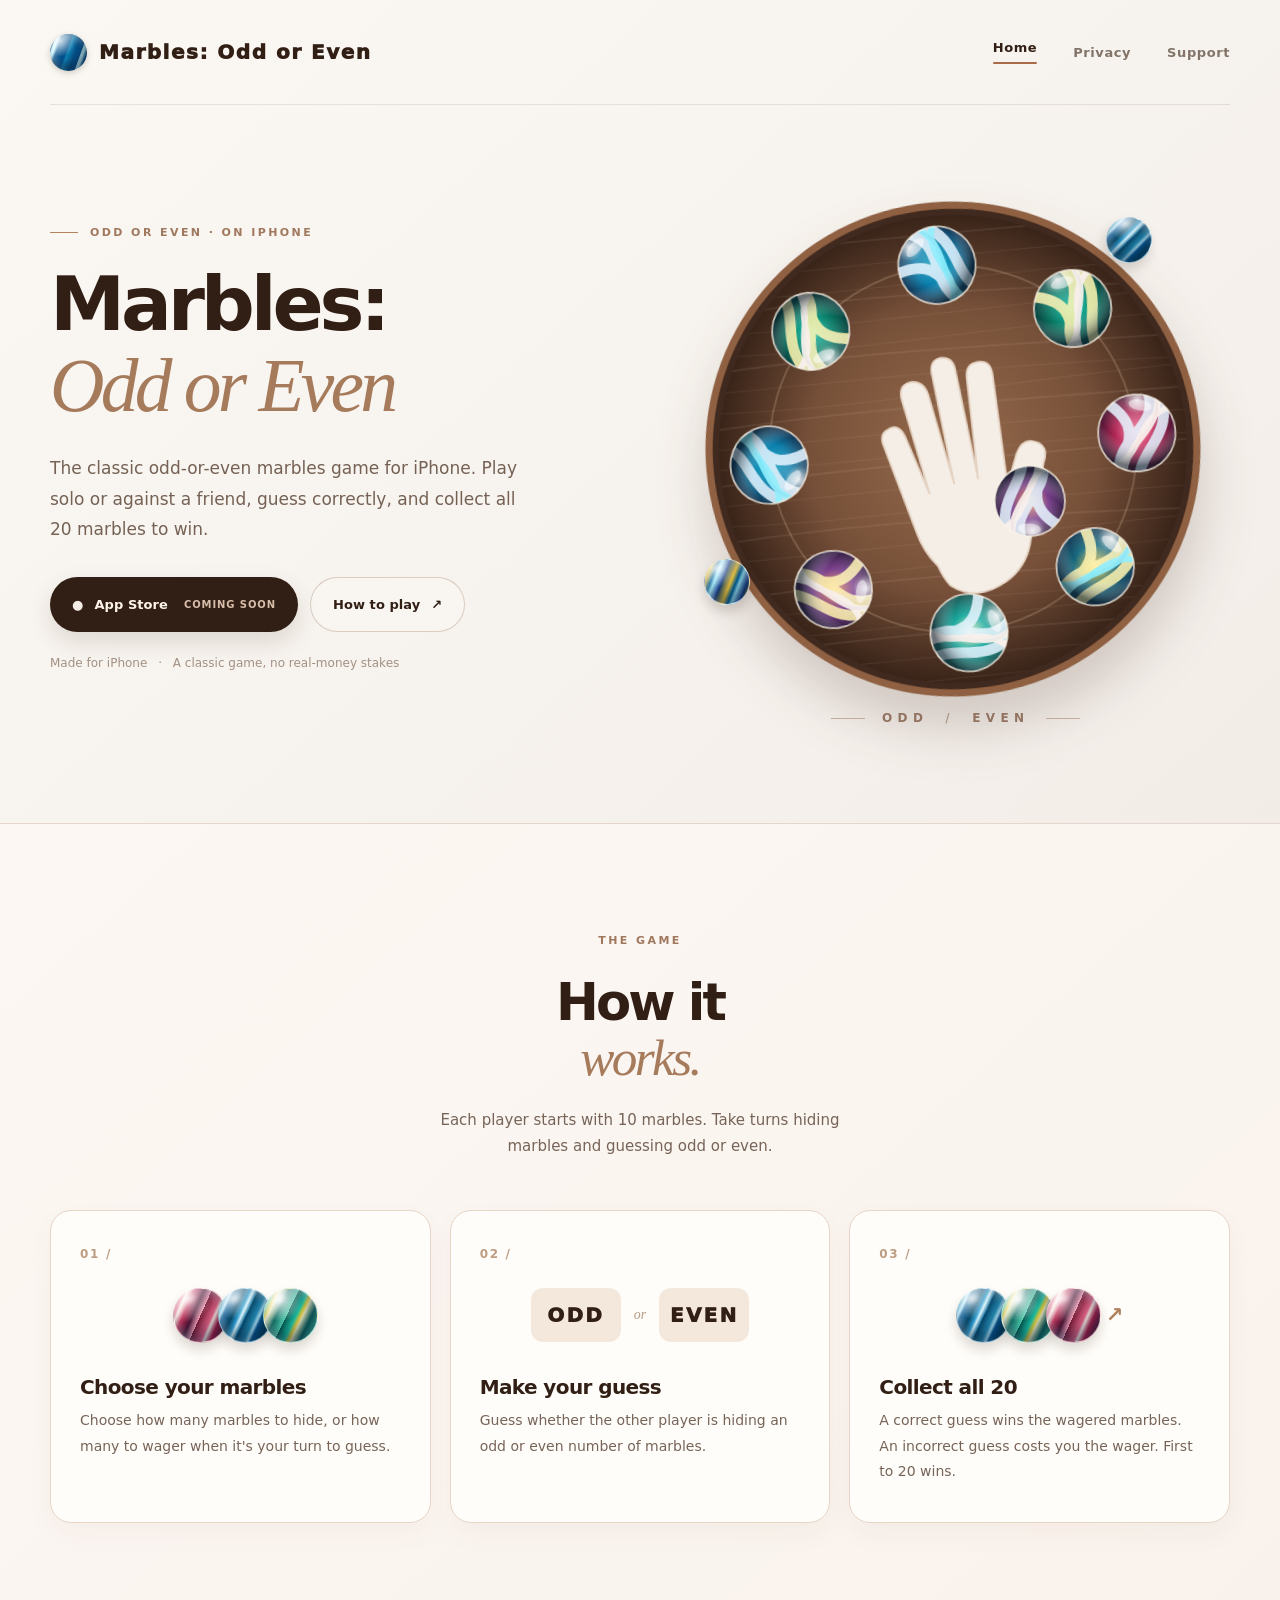
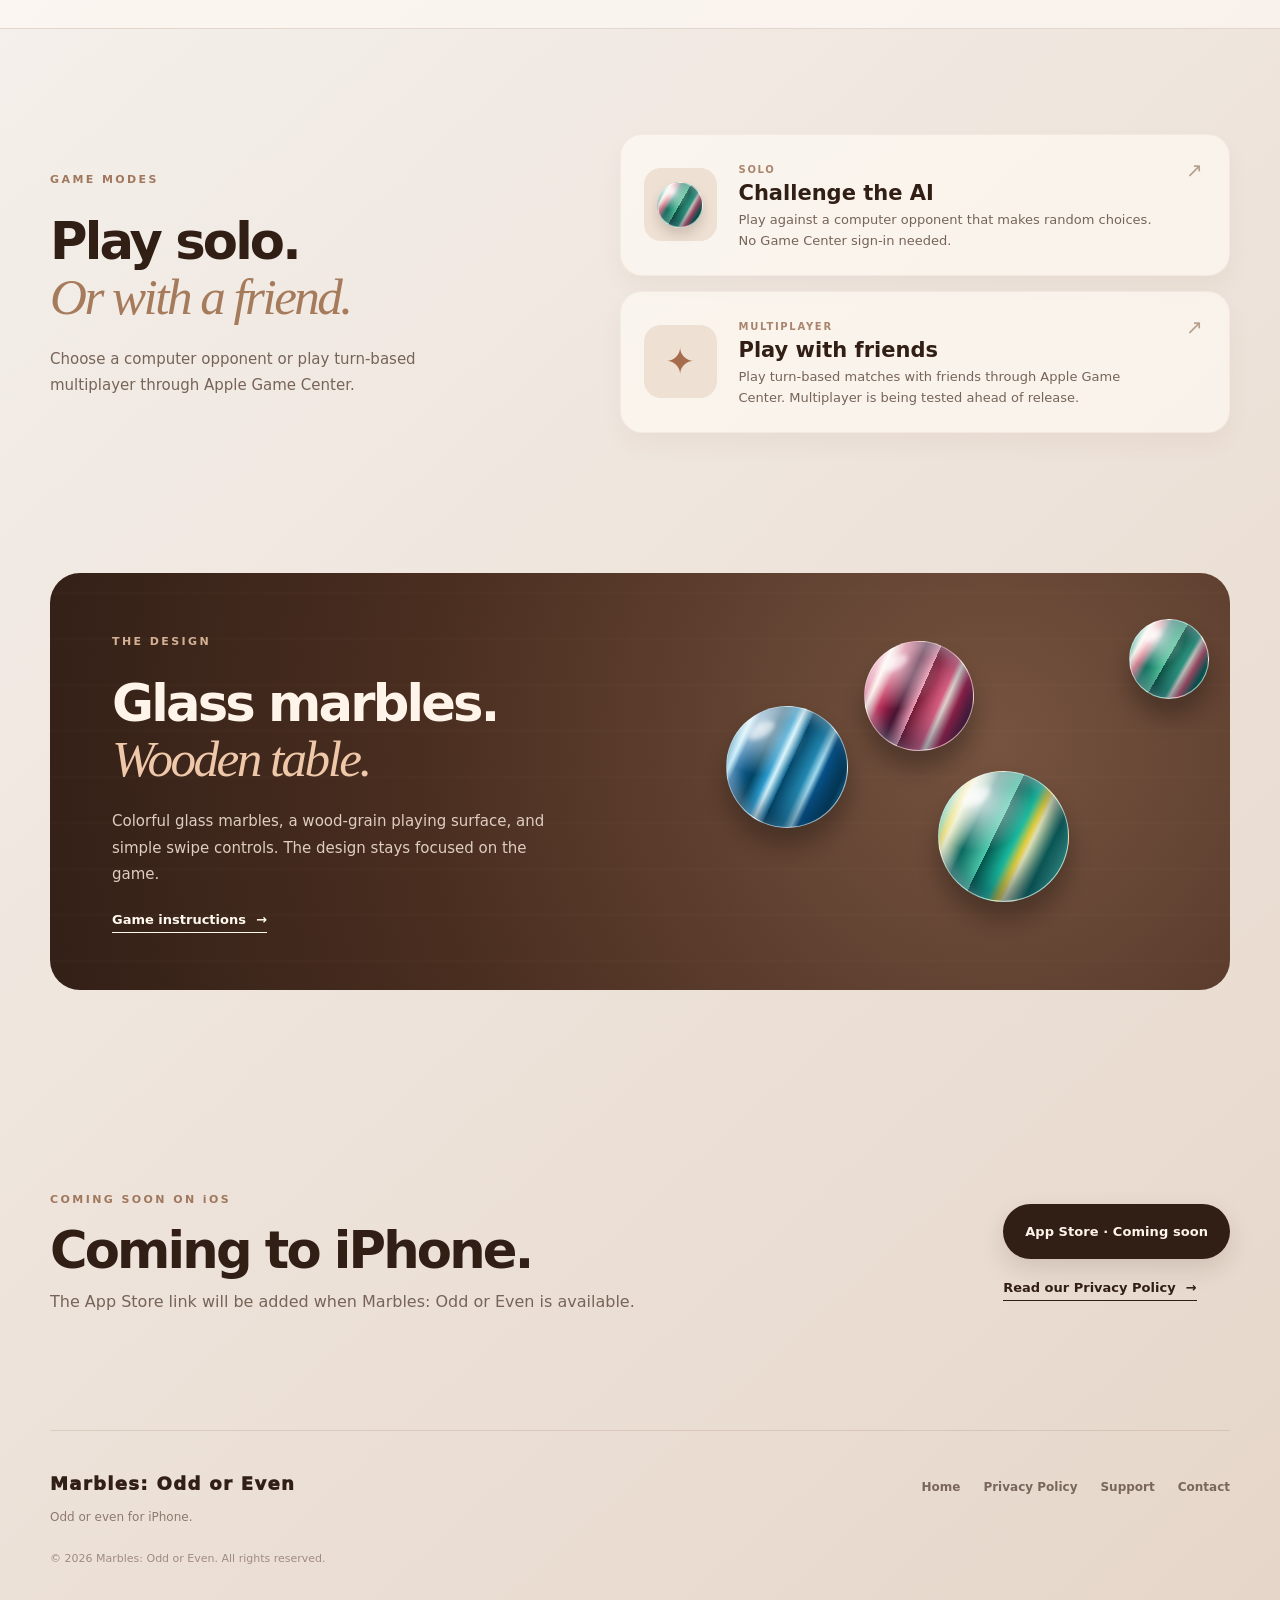
<file: index.html>
<!doctype html>
<html lang="en">
<head>
  <meta charset="utf-8">
  <meta name="viewport" content="width=device-width, initial-scale=1, viewport-fit=cover">
  <meta name="theme-color" content="#f4efea">
  <meta name="description" content="Marbles: Odd or Even brings the classic game of odd or even to iPhone. Guess, wager marbles, and challenge a friend with Apple Game Center. App Store release coming soon.">
  <link rel="canonical" href="https://doki050.github.io/marbles-privacy/">
  <meta property="og:type" content="website">
  <meta property="og:site_name" content="Marbles: Odd or Even">
  <meta property="og:title" content="Marbles: Odd or Even — The classic game of odd & even">
  <meta property="og:description" content="Marbles: Odd or Even brings the classic game of odd or even to iPhone. Guess, wager marbles, and challenge a friend with Apple Game Center. App Store release coming soon.">
  <meta property="og:url" content="https://doki050.github.io/marbles-privacy/">
  <meta name="twitter:card" content="summary">
  <link rel="icon" type="image/svg+xml" href="assets/marbles-odd-even-mark.svg">
  <link rel="stylesheet" href="styles.css">
  <title>Marbles: Odd or Even — The classic game of odd & even</title>
</head>
<body>
  <a class="skip-link" href="#main">Skip to content</a>
  <header class="site-header wrap">
    <a class="brand" href="./" aria-label="Marbles: Odd or Even home"><span class="brand-ball" aria-hidden="true"></span><span><span class="brand-name">Marbles: Odd or Even</span></span></a>
    <nav class="navigation" aria-label="Main navigation">
      <a href="./" aria-current="page">Home</a>
      <a href="privacy.html">Privacy</a>
      <a href="support.html">Support</a>
    </nav>
  </header>

  <main id="main">
    <section class="hero wrap">
      <div class="hero-copy">
        <span class="eyebrow"><span class="eyebrow-line"></span> ODD OR EVEN · ON IPHONE</span>
        <h1>Marbles:<br><em>Odd or Even</em></h1>
        <p class="hero-lead">The classic odd-or-even marbles game for iPhone. Play solo or against a friend, guess correctly, and collect all 20 marbles to win.</p>
        <div class="hero-actions">
          <span class="button button-primary coming-soon" aria-label="Coming soon to the App Store"><span class="apple-glyph" aria-hidden="true">●</span> App Store <span class="button-soon">Coming soon</span></span>
          <a class="button button-quiet" href="#how-to-play">How to play <span aria-hidden="true">↗</span></a>
        </div>
        <p class="hero-footnote">Made for iPhone <span>·</span> A classic game, no real-money stakes</p>
      </div>
      <div class="hero-art">
        <div class="art-halo" aria-hidden="true"></div>
        <img class="hero-emblem" src="assets/marbles-odd-even-mark.svg" alt="A wooden tabletop emblem with a cream hand and colorful glass marbles" width="560" height="560" loading="eager">
        <span class="floating-ball float-one" aria-hidden="true"></span>
        <span class="floating-ball float-two" aria-hidden="true"></span>
        <span class="art-caption"><span class="caption-line"></span> ODD <span class="caption-divider">/</span> EVEN <span class="caption-line"></span></span>
      </div>
    </section>
    <section class="section intro" id="how-to-play" aria-labelledby="how-title">
      <div class="wrap">
        <div class="section-heading"><p class="eyebrow">THE GAME</p><h2 id="how-title">How it<br><em>works.</em></h2><p>Each player starts with 10 marbles. Take turns hiding marbles and guessing odd or even.</p></div>
        <div class="steps">
          <article class="step"><span class="step-index">01 /</span><div class="step-illustration"><span class="glass-marble glass-marble-red" aria-hidden="true"></span><span class="glass-marble glass-marble-blue" aria-hidden="true"></span><span class="glass-marble glass-marble-gold" aria-hidden="true"></span></div><h3>Choose your marbles</h3><p>Choose how many marbles to hide, or how many to wager when it's your turn to guess.</p></article>
          <article class="step"><span class="step-index">02 /</span><div class="step-illustration guess-illustration" aria-hidden="true"><span>ODD</span><i>or</i><span>EVEN</span></div><h3>Make your guess</h3><p>Guess whether the other player is hiding an odd or even number of marbles.</p></article>
          <article class="step"><span class="step-index">03 /</span><div class="step-illustration win-illustration" aria-hidden="true"><span class="glass-marble glass-marble-blue"></span><span class="glass-marble glass-marble-gold"></span><span class="glass-marble glass-marble-red"></span><b>↗</b></div><h3>Collect all 20</h3><p>A correct guess wins the wagered marbles. An incorrect guess costs you the wager. First to 20 wins.</p></article>
        </div>
      </div>
    </section>
    <section class="section modes-section">
      <div class="wrap modes-layout">
        <div class="section-heading left"><p class="eyebrow">GAME MODES</p><h2>Play solo.<br><em>Or with a friend.</em></h2><p>Choose a computer opponent or play turn-based multiplayer through Apple Game Center.</p></div>
        <div class="mode-stack">
          <article class="mode-tile"><div class="mode-symbol"><span class="glass-marble glass-marble-teal" aria-hidden="true"></span></div><div><span class="mode-kicker">SOLO</span><h3>Challenge the AI</h3><p>Play against a computer opponent that makes random choices. No Game Center sign-in needed.</p></div><span class="mode-arrow" aria-hidden="true">↗</span></article>
          <article class="mode-tile"><div class="mode-symbol friends-symbol" aria-hidden="true">✦</div><div><span class="mode-kicker">MULTIPLAYER</span><h3>Play with friends</h3><p>Play turn-based matches with friends through Apple Game Center. Multiplayer is being tested ahead of release.</p></div><span class="mode-arrow" aria-hidden="true">↗</span></article>
        </div>
      </div>
    </section>
    <section class="section feature-section">
      <div class="wrap feature-panel"><div class="feature-copy"><p class="eyebrow">THE DESIGN</p><h2>Glass marbles.<br><em>Wooden table.</em></h2><p>Colorful glass marbles, a wood-grain playing surface, and simple swipe controls. The design stays focused on the game.</p><a class="text-link" href="support.html">Game instructions <span aria-hidden="true">→</span></a></div><div class="feature-showcase" aria-hidden="true"><span class="glass-marble glass-marble-red"></span><span class="glass-marble glass-marble-blue"></span><span class="glass-marble glass-marble-gold"></span><span class="glass-marble glass-marble-teal"></span></div></div>
    </section>
    <section class="section final-cta"><div class="wrap final-inner"><div><p class="eyebrow">COMING SOON ON iOS</p><h2>Coming to iPhone.</h2><p>The App Store link will be added when Marbles: Odd or Even is available.</p></div><div class="final-cta-actions"><span class="button button-primary coming-soon" aria-label="App Store release coming soon">App Store · Coming soon</span><a class="text-link" href="privacy.html">Read our Privacy Policy <span aria-hidden="true">→</span></a></div></div></section>
  </main>
  <footer class="site-footer wrap">
    <div><a class="footer-brand" href="./"><span class="brand-name">Marbles: Odd or Even</span></a><p>Odd or even for iPhone.</p><small>© 2026 Marbles: Odd or Even. All rights reserved.</small></div>
    <nav aria-label="Footer links"><a href="./">Home</a><a href="privacy.html">Privacy Policy</a><a href="support.html">Support</a><a href="mailto:kovacs.benjamin.mark99@gmail.com">Contact</a></nav>
  </footer>
</body>
</html>
</file>
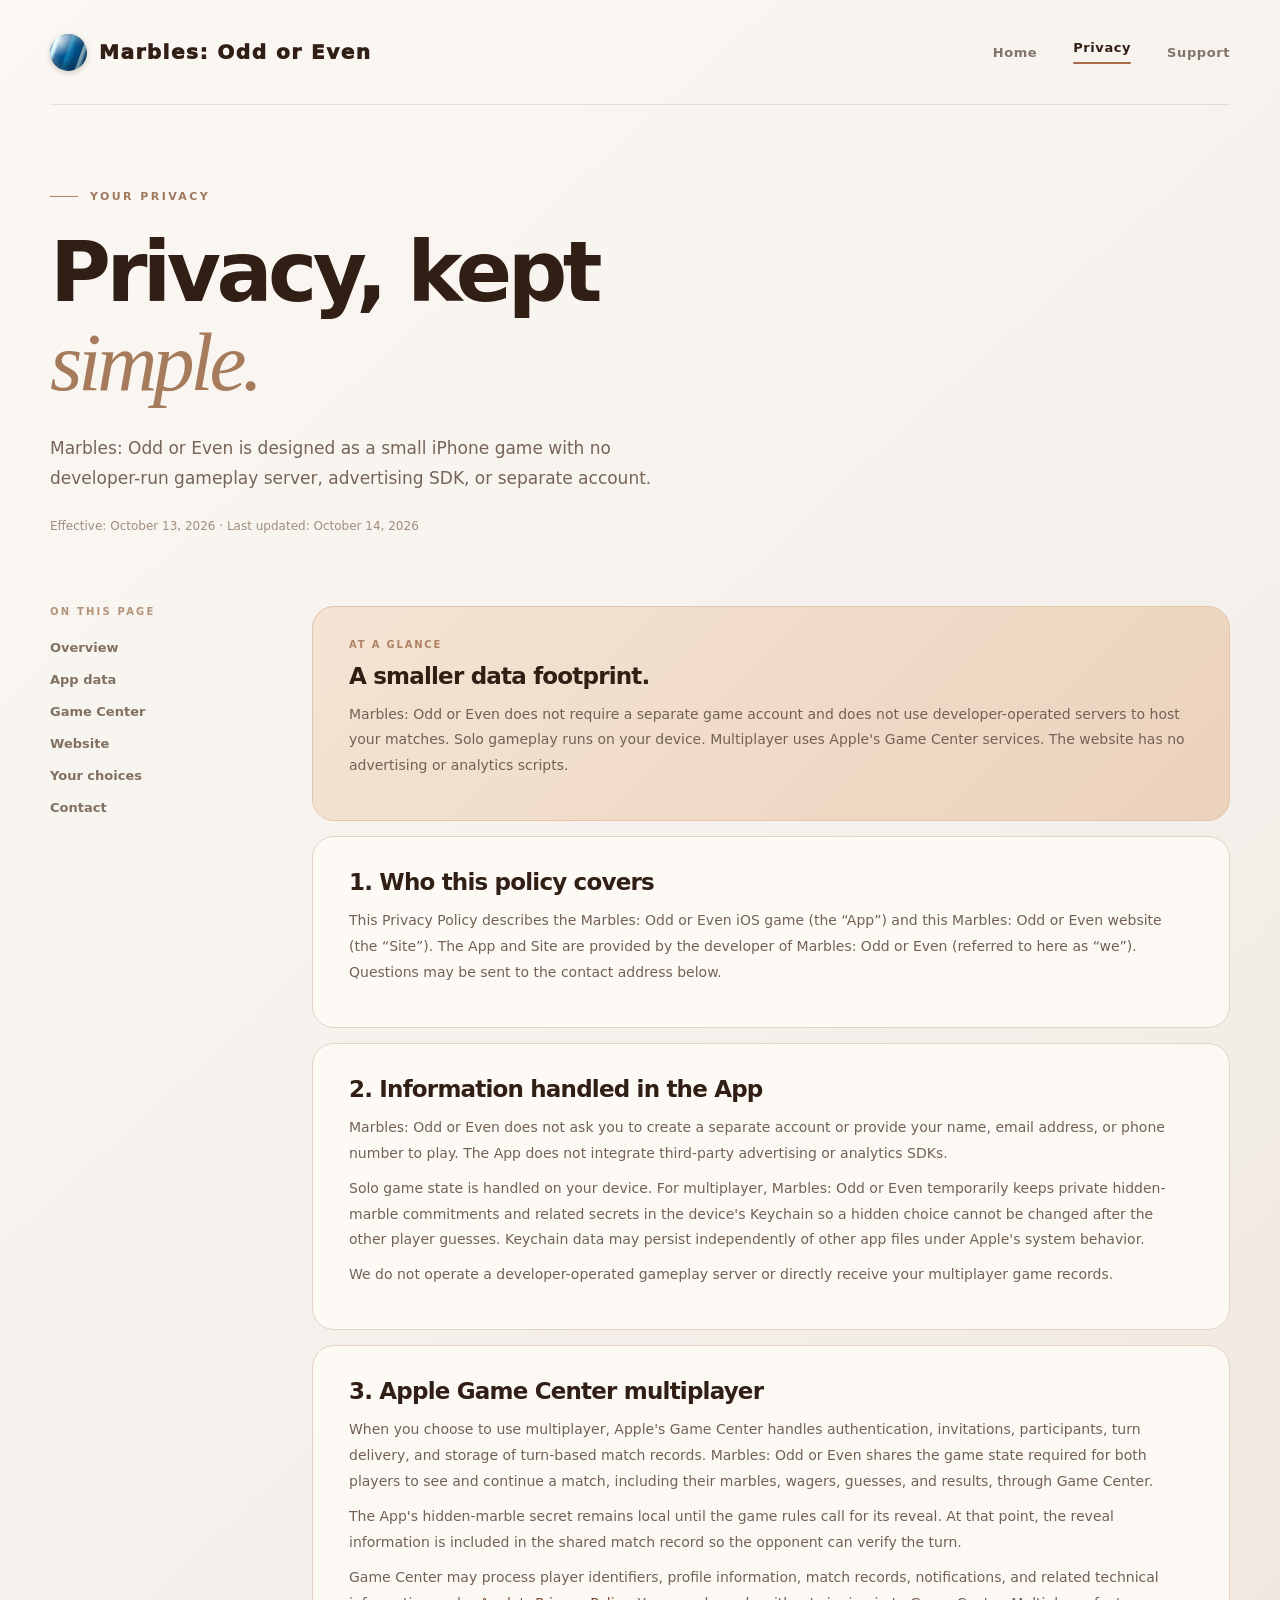
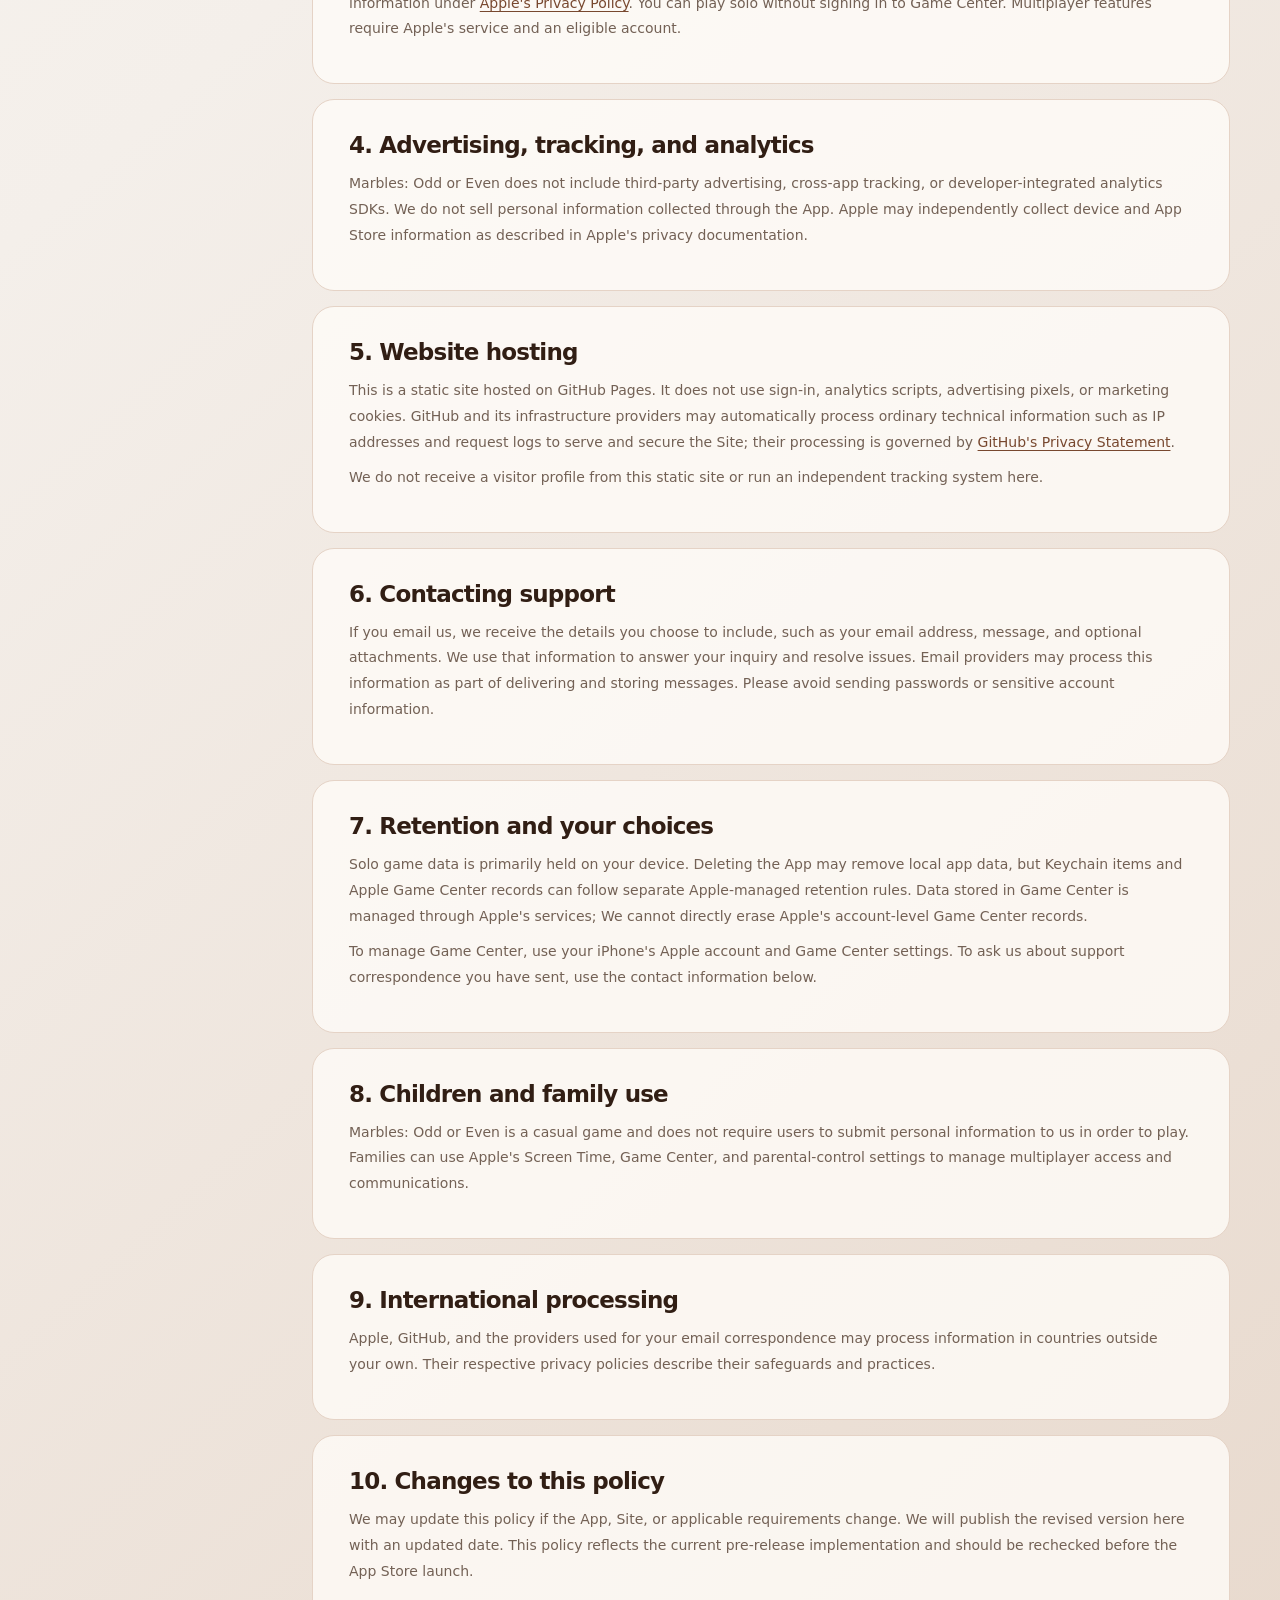
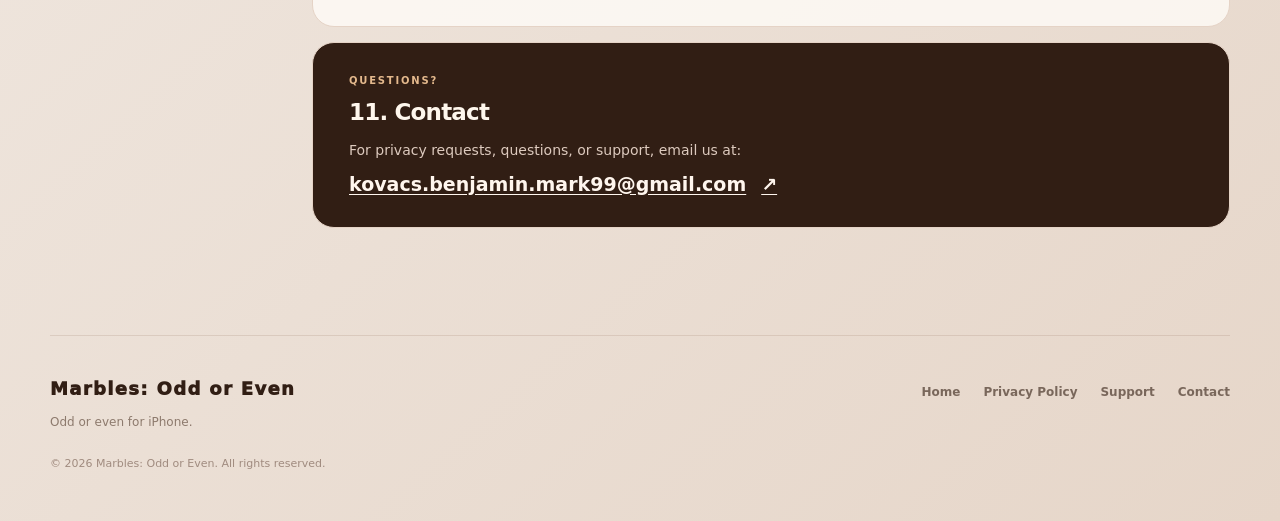
<file: privacy.html>
<!doctype html>
<html lang="en">
<head>
  <meta charset="utf-8">
  <meta name="viewport" content="width=device-width, initial-scale=1, viewport-fit=cover">
  <meta name="theme-color" content="#f4efea">
  <meta name="description" content="Read how Marbles: Odd or Even handles local game data, Apple Game Center multiplayer, emails sent to support, and GitHub Pages website hosting.">
  <link rel="canonical" href="https://doki050.github.io/marbles-privacy/privacy.html">
  <meta property="og:type" content="website">
  <meta property="og:site_name" content="Marbles: Odd or Even">
  <meta property="og:title" content="Privacy Policy — Marbles: Odd or Even">
  <meta property="og:description" content="Read how Marbles: Odd or Even handles local game data, Apple Game Center multiplayer, emails sent to support, and GitHub Pages website hosting.">
  <meta property="og:url" content="https://doki050.github.io/marbles-privacy/privacy.html">
  <meta name="twitter:card" content="summary">
  <link rel="icon" type="image/svg+xml" href="assets/marbles-odd-even-mark.svg">
  <link rel="stylesheet" href="styles.css">
  <title>Privacy Policy — Marbles: Odd or Even</title>
</head>
<body>
  <a class="skip-link" href="#main">Skip to content</a>
  <header class="site-header wrap">
    <a class="brand" href="./" aria-label="Marbles: Odd or Even home"><span class="brand-ball" aria-hidden="true"></span><span><span class="brand-name">Marbles: Odd or Even</span></span></a>
    <nav class="navigation" aria-label="Main navigation">
      <a href="./">Home</a>
      <a href="privacy.html" aria-current="page">Privacy</a>
      <a href="support.html">Support</a>
    </nav>
  </header>

  <main id="main" class="legal-main wrap">
    <div class="page-hero"><span class="eyebrow"><span class="eyebrow-line"></span> YOUR PRIVACY</span><h1>Privacy, kept<br><em>simple.</em></h1><p>Marbles: Odd or Even is designed as a small iPhone game with no developer-run gameplay server, advertising SDK, or separate account.</p><span class="date-note">Effective: October 13, 2026 · Last updated: October 14, 2026</span></div>
    <div class="legal-layout">
      <aside class="legal-aside" aria-label="Policy contents"><span>ON THIS PAGE</span><a href="#overview">Overview</a><a href="#app-data">App data</a><a href="#game-center">Game Center</a><a href="#website">Website</a><a href="#choices">Your choices</a><a href="#contact">Contact</a></aside>
      <div class="legal-content">
        <section class="legal-card highlight" id="overview"><span class="card-kicker">AT A GLANCE</span><h2>A smaller data footprint.</h2><p>Marbles: Odd or Even does not require a separate game account and does not use developer-operated servers to host your matches. Solo gameplay runs on your device. Multiplayer uses Apple's Game Center services. The website has no advertising or analytics scripts.</p></section>
        <section class="legal-card"><h2>1. Who this policy covers</h2><p>This Privacy Policy describes the Marbles: Odd or Even iOS game (the “App”) and this Marbles: Odd or Even website (the “Site”). The App and Site are provided by the developer of Marbles: Odd or Even (referred to here as “we”). Questions may be sent to the contact address below.</p></section>
        <section class="legal-card" id="app-data"><h2>2. Information handled in the App</h2><p>Marbles: Odd or Even does not ask you to create a separate account or provide your name, email address, or phone number to play. The App does not integrate third-party advertising or analytics SDKs.</p><p>Solo game state is handled on your device. For multiplayer, Marbles: Odd or Even temporarily keeps private hidden-marble commitments and related secrets in the device's Keychain so a hidden choice cannot be changed after the other player guesses. Keychain data may persist independently of other app files under Apple's system behavior.</p><p>We do not operate a developer-operated gameplay server or directly receive your multiplayer game records.</p></section>
        <section class="legal-card" id="game-center"><h2>3. Apple Game Center multiplayer</h2><p>When you choose to use multiplayer, Apple's Game Center handles authentication, invitations, participants, turn delivery, and storage of turn-based match records. Marbles: Odd or Even shares the game state required for both players to see and continue a match, including their marbles, wagers, guesses, and results, through Game Center.</p><p>The App's hidden-marble secret remains local until the game rules call for its reveal. At that point, the reveal information is included in the shared match record so the opponent can verify the turn.</p><p>Game Center may process player identifiers, profile information, match records, notifications, and related technical information under <a href="https://www.apple.com/legal/privacy/" target="_blank" rel="noopener noreferrer">Apple's Privacy Policy</a>. You can play solo without signing in to Game Center. Multiplayer features require Apple's service and an eligible account.</p></section>
        <section class="legal-card"><h2>4. Advertising, tracking, and analytics</h2><p>Marbles: Odd or Even does not include third-party advertising, cross-app tracking, or developer-integrated analytics SDKs. We do not sell personal information collected through the App. Apple may independently collect device and App Store information as described in Apple's privacy documentation.</p></section>
        <section class="legal-card" id="website"><h2>5. Website hosting</h2><p>This is a static site hosted on GitHub Pages. It does not use sign-in, analytics scripts, advertising pixels, or marketing cookies. GitHub and its infrastructure providers may automatically process ordinary technical information such as IP addresses and request logs to serve and secure the Site; their processing is governed by <a href="https://docs.github.com/en/site-policy/privacy-policies/github-general-privacy-statement" target="_blank" rel="noopener noreferrer">GitHub's Privacy Statement</a>.</p><p>We do not receive a visitor profile from this static site or run an independent tracking system here.</p></section>
        <section class="legal-card"><h2>6. Contacting support</h2><p>If you email us, we receive the details you choose to include, such as your email address, message, and optional attachments. We use that information to answer your inquiry and resolve issues. Email providers may process this information as part of delivering and storing messages. Please avoid sending passwords or sensitive account information.</p></section>
        <section class="legal-card" id="choices"><h2>7. Retention and your choices</h2><p>Solo game data is primarily held on your device. Deleting the App may remove local app data, but Keychain items and Apple Game Center records can follow separate Apple-managed retention rules. Data stored in Game Center is managed through Apple's services; We cannot directly erase Apple's account-level Game Center records.</p><p>To manage Game Center, use your iPhone's Apple account and Game Center settings. To ask us about support correspondence you have sent, use the contact information below.</p></section>
        <section class="legal-card"><h2>8. Children and family use</h2><p>Marbles: Odd or Even is a casual game and does not require users to submit personal information to us in order to play. Families can use Apple's Screen Time, Game Center, and parental-control settings to manage multiplayer access and communications.</p></section>
        <section class="legal-card"><h2>9. International processing</h2><p>Apple, GitHub, and the providers used for your email correspondence may process information in countries outside your own. Their respective privacy policies describe their safeguards and practices.</p></section>
        <section class="legal-card"><h2>10. Changes to this policy</h2><p>We may update this policy if the App, Site, or applicable requirements change. We will publish the revised version here with an updated date. This policy reflects the current pre-release implementation and should be rechecked before the App Store launch.</p></section>
        <section class="legal-card contact-card" id="contact"><span class="card-kicker">QUESTIONS?</span><h2>11. Contact</h2><p>For privacy requests, questions, or support, email us at:</p><a class="email-link" href="mailto:kovacs.benjamin.mark99@gmail.com">kovacs.benjamin.mark99@gmail.com <span aria-hidden="true">↗</span></a></section>
      </div>
    </div>
  </main>
  <footer class="site-footer wrap">
    <div><a class="footer-brand" href="./"><span class="brand-name">Marbles: Odd or Even</span></a><p>Odd or even for iPhone.</p><small>© 2026 Marbles: Odd or Even. All rights reserved.</small></div>
    <nav aria-label="Footer links"><a href="./">Home</a><a href="privacy.html">Privacy Policy</a><a href="support.html">Support</a><a href="mailto:kovacs.benjamin.mark99@gmail.com">Contact</a></nav>
  </footer>
</body>
</html>
</file>
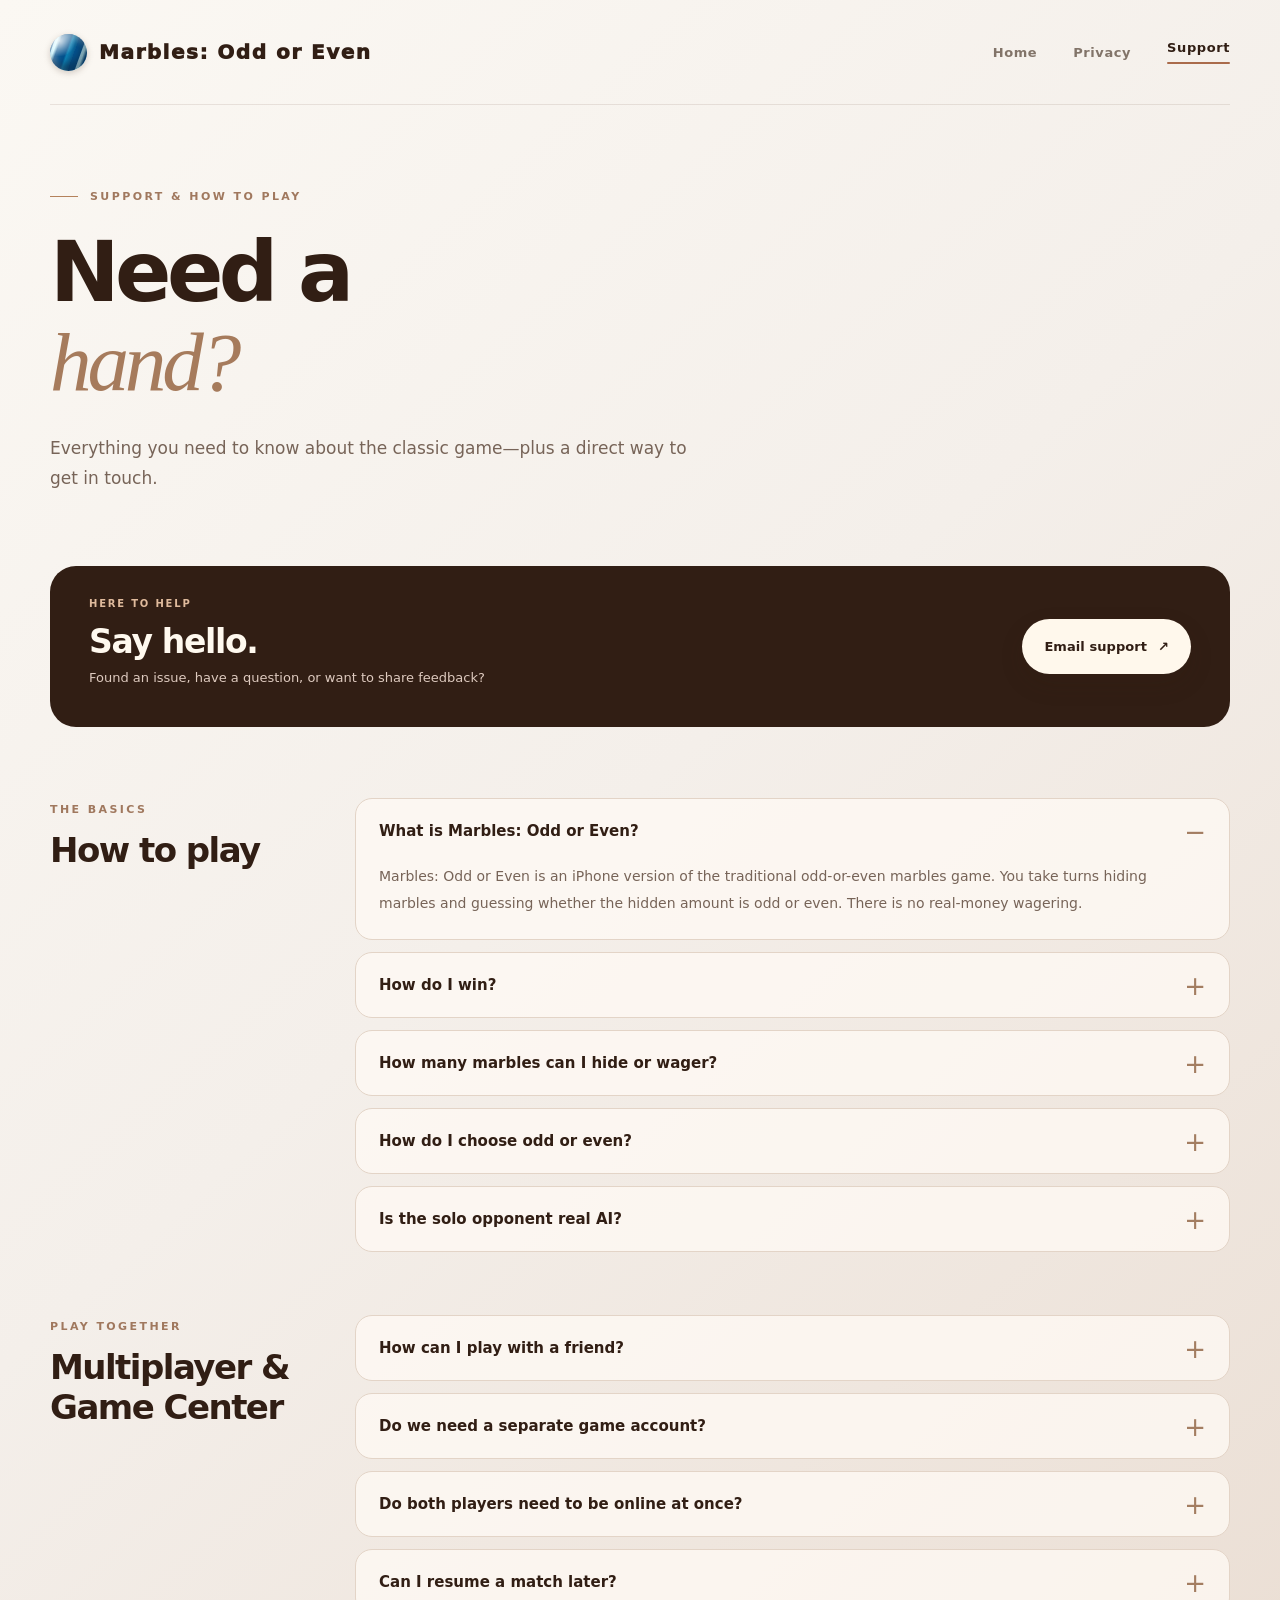
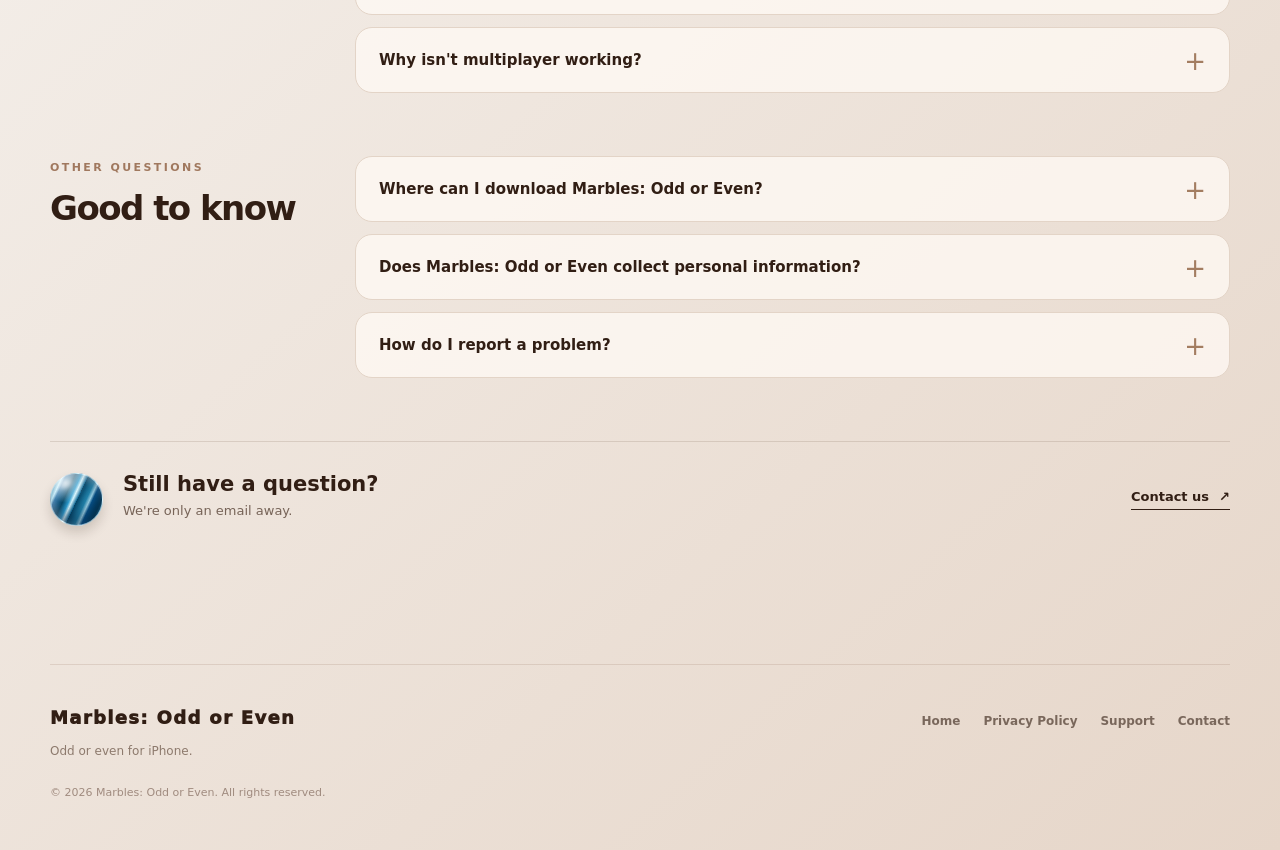
<file: support.html>
<!doctype html>
<html lang="en">
<head>
  <meta charset="utf-8">
  <meta name="viewport" content="width=device-width, initial-scale=1, viewport-fit=cover">
  <meta name="theme-color" content="#f4efea">
  <meta name="description" content="How to play Marbles: Odd or Even, understand Odd or Even rules, use solo and Apple Game Center multiplayer, and contact the developer.">
  <link rel="canonical" href="https://doki050.github.io/marbles-privacy/support.html">
  <meta property="og:type" content="website">
  <meta property="og:site_name" content="Marbles: Odd or Even">
  <meta property="og:title" content="Support — Marbles: Odd or Even">
  <meta property="og:description" content="How to play Marbles: Odd or Even, understand Odd or Even rules, use solo and Apple Game Center multiplayer, and contact the developer.">
  <meta property="og:url" content="https://doki050.github.io/marbles-privacy/support.html">
  <meta name="twitter:card" content="summary">
  <link rel="icon" type="image/svg+xml" href="assets/marbles-odd-even-mark.svg">
  <link rel="stylesheet" href="styles.css">
  <title>Support — Marbles: Odd or Even</title>
</head>
<body>
  <a class="skip-link" href="#main">Skip to content</a>
  <header class="site-header wrap">
    <a class="brand" href="./" aria-label="Marbles: Odd or Even home"><span class="brand-ball" aria-hidden="true"></span><span><span class="brand-name">Marbles: Odd or Even</span></span></a>
    <nav class="navigation" aria-label="Main navigation">
      <a href="./">Home</a>
      <a href="privacy.html">Privacy</a>
      <a href="support.html" aria-current="page">Support</a>
    </nav>
  </header>

  <main id="main" class="legal-main wrap">
    <div class="page-hero"><span class="eyebrow"><span class="eyebrow-line"></span> SUPPORT & HOW TO PLAY</span><h1>Need a<br><em>hand?</em></h1><p>Everything you need to know about the classic game—plus a direct way to get in touch.</p></div>
    <div class="support-contact"><div><span class="card-kicker">HERE TO HELP</span><h2>Say hello.</h2><p>Found an issue, have a question, or want to share feedback?</p></div><a class="button button-primary" href="mailto:kovacs.benjamin.mark99@gmail.com">Email support <span aria-hidden="true">↗</span></a></div>
    <section class="faq-section" aria-labelledby="faq-rules"><div class="faq-heading"><span class="eyebrow">THE BASICS</span><h2 id="faq-rules">How to play</h2></div>
      <div class="faq-list">
        <details open><summary>What is Marbles: Odd or Even?</summary><p>Marbles: Odd or Even is an iPhone version of the traditional odd-or-even marbles game. You take turns hiding marbles and guessing whether the hidden amount is odd or even. There is no real-money wagering.</p></details>
        <details><summary>How do I win?</summary><p>Each player starts with 10 marbles, for a total of 20. Guess the parity correctly to win the wagered number of marbles from your opponent; guess incorrectly and pay the wager. The game ends when one player has all 20.</p></details>
        <details><summary>How many marbles can I hide or wager?</summary><p>When hiding, choose between one marble and the number you currently own. When guessing, choose your wager within the amount allowed by both players' current balances. The game keeps wagers within those limits.</p></details>
        <details><summary>How do I choose odd or even?</summary><p>During your guessing turn, swipe left to guess <strong>ODD</strong> or right to guess <strong>EVEN</strong>. When hiding marbles, swipe up to reveal at the appropriate moment. The game also has accessible controls for supported assistive technologies.</p></details>
        <details><summary>Is the solo opponent real AI?</summary><p>The in-game solo mode uses a computer opponent that makes random choices. It is labeled AI in the game, but it is not a generative AI chatbot or an adaptive machine-learning service.</p></details>
      </div>
    </section>
    <section class="faq-section" aria-labelledby="faq-multiplayer"><div class="faq-heading"><span class="eyebrow">PLAY TOGETHER</span><h2 id="faq-multiplayer">Multiplayer &amp; Game Center</h2></div>
      <div class="faq-list">
        <details><summary>How can I play with a friend?</summary><p>Marbles: Odd or Even is being prepared for Apple Game Center turn-based multiplayer. When the feature is available, use <strong>Play With a Friend</strong> to invite another Game Center player, and <strong>Your Matches</strong> to continue existing games.</p></details>
        <details><summary>Do we need a separate game account?</summary><p>No. Multiplayer uses Apple's Game Center identity and services. Each player needs a compatible iPhone and an eligible Game Center account. Solo play does not need a Game Center sign-in.</p></details>
        <details><summary>Do both players need to be online at once?</summary><p>The planned multiplayer mode is turn-based, so you can take turns at different times. Game Center handles match persistence and turn notices. Notification delivery and timing are controlled by Apple and device settings.</p></details>
        <details><summary>Can I resume a match later?</summary><p>Game Center retains your turn-based matches so they can be reopened from <strong>Your Matches</strong>. Some hidden-marble commitments also require a private secret stored in the original device's Keychain. If that secret is lost or you switch devices during a committed turn, the App may be unable to complete that reveal.</p></details>
        <details><summary>Why isn't multiplayer working?</summary><p>Check your connection, sign in to Game Center in iPhone Settings, and make sure your device supports the current version. Apple account restrictions and service availability can also affect invitations. Multiplayer must be enabled in the released version; the feature is still being prepared before launch.</p></details>
      </div>
    </section>
    <section class="faq-section" aria-labelledby="faq-help"><div class="faq-heading"><span class="eyebrow">OTHER QUESTIONS</span><h2 id="faq-help">Good to know</h2></div>
      <div class="faq-list">
        <details><summary>Where can I download Marbles: Odd or Even?</summary><p>Marbles: Odd or Even is coming soon to the App Store. A direct App Store link will be added here when the app is available.</p></details>
        <details><summary>Does Marbles: Odd or Even collect personal information?</summary><p>The App does not require a developer account or use a developer-operated gameplay server. Apple Game Center processes multiplayer records when you use that feature. See the <a href="privacy.html">Privacy Policy</a> for details.</p></details>
        <details><summary>How do I report a problem?</summary><p>Email <a href="mailto:kovacs.benjamin.mark99@gmail.com">kovacs.benjamin.mark99@gmail.com</a> with your iPhone model, iOS version, what you were doing, and what happened. Please don't include passwords or other sensitive account information.</p></details>
      </div>
    </section>
    <div class="support-bottom"><span class="glass-marble glass-marble-blue" aria-hidden="true"></span><div><h2>Still have a question?</h2><p>We're only an email away.</p></div><a class="text-link" href="mailto:kovacs.benjamin.mark99@gmail.com">Contact us <span aria-hidden="true">↗</span></a></div>
  </main>
  <footer class="site-footer wrap">
    <div><a class="footer-brand" href="./"><span class="brand-name">Marbles: Odd or Even</span></a><p>Odd or even for iPhone.</p><small>© 2026 Marbles: Odd or Even. All rights reserved.</small></div>
    <nav aria-label="Footer links"><a href="./">Home</a><a href="privacy.html">Privacy Policy</a><a href="support.html">Support</a><a href="mailto:kovacs.benjamin.mark99@gmail.com">Contact</a></nav>
  </footer>
</body>
</html>
</file>
<file: styles.css>
:root {
  --paper:#f4efea;--paper-top:#fbf8f3;--cream:#fffaf3;--sand:#e9dacc;--walnut:#311e14;--wood:#684733;--caramel:#ab805c;--muted:#776458;--line:rgba(91,62,43,.15);--shadow:0 30px 65px rgba(58,32,16,.12);
}
*{box-sizing:border-box}html{scroll-behavior:smooth}body{margin:0;color:var(--walnut);font-family:ui-rounded,"SF Pro Rounded","Avenir Next",Avenir,system-ui,-apple-system,BlinkMacSystemFont,"Segoe UI",sans-serif;background:linear-gradient(138deg,var(--paper-top) 0%,var(--paper) 38%,#e6d6c9 100%);-webkit-font-smoothing:antialiased}a{color:inherit}a:focus-visible,summary:focus-visible{outline:3px solid #b67544;outline-offset:5px}p{line-height:1.75}button,summary{font:inherit}::selection{color:#fff;background:#754e36}.wrap{width:min(1180px,calc(100% - 72px));margin-inline:auto}.skip-link{position:absolute;top:-90px;left:16px;padding:12px 20px;background:var(--walnut);color:white;z-index:50}.skip-link:focus{top:10px}.site-header{height:105px;display:flex;align-items:center;justify-content:space-between;gap:24px;border-bottom:1px solid rgba(82,51,32,.11)}.brand,.footer-brand{text-decoration:none;font-weight:950;letter-spacing:.075em;font-size:20px;display:inline-flex;align-items:center;gap:12px}.brand-dot{color:#c18a61}.brand-ball{display:block;width:37px;height:37px;border-radius:50%;position:relative;box-shadow:inset -6px -7px 7px rgba(10,29,49,.45),inset 5px 5px 7px rgba(255,255,255,.4),0 2px 6px #634b3b44;background:radial-gradient(circle at 26% 18%,#ffffffbb,transparent 39%),repeating-linear-gradient(110deg,transparent 0px,transparent 6px,#b9eeff 7px,#c2f8ff 9px,transparent 12px,transparent 21px,#0d80b3 23px,#0a5a8f 29px),#04528e}.navigation{display:flex;align-items:center;gap:36px}.navigation a{text-decoration:none;font-size:13px;font-weight:750;letter-spacing:.045em;color:#827469;transition:color .2s}.navigation a:hover,.navigation a[aria-current=page]{color:var(--walnut)}.navigation a[aria-current=page]::after{content:"";display:block;height:2px;border-radius:3px;background:#aa6b4b;margin-top:7px}.hero{display:grid;grid-template-columns:1.04fr .96fr;align-items:center;min-height:650px;padding-block:74px 98px;gap:26px}.eyebrow{display:inline-flex;align-items:center;gap:12px;letter-spacing:.22em;font-size:11px;font-weight:850;color:#a0785e;margin:0 0 25px}.eyebrow-line{width:28px;height:1px;background:#b4825c}.hero h1,.section-heading h2,.feature-copy h2,.final-cta h2,.page-hero h1,.not-found h1{font-weight:900;letter-spacing:-.055em;line-height:1.07;margin:0}.hero h1{font-size:clamp(54px,5.9vw,86px)}em{font-family:Georgia,"Times New Roman",serif;font-style:italic;font-weight:400;letter-spacing:-.05em;color:#a67b5c}.hero-lead{font-size:17px;max-width:470px;margin:26px 0 32px;color:#756255;line-height:1.8}.hero-actions{display:flex;align-items:center;flex-wrap:wrap;gap:12px}.button{display:inline-flex;align-items:center;justify-content:center;gap:11px;min-height:55px;padding:0 22px;border-radius:100px;font-size:13px;font-weight:850;text-decoration:none;white-space:nowrap;letter-spacing:.005em}.button-primary{background:var(--walnut);color:#fff4e9;box-shadow:0 10px 24px #38201321}.button-primary[href]:hover{background:#563826;transform:translateY(-2px)}.button-quiet{border:1px solid #bca59688;background:#fffdf93e}.button-quiet:hover{background:#fffaf5}.button-soon{margin-left:5px;font-size:10px;text-transform:uppercase;letter-spacing:.09em;color:#d8bdab}.coming-soon{cursor:default}.apple-glyph{font-size:13px;color:#f4ede5}.hero-footnote{font-size:12px;color:#a29184;margin-top:21px}.hero-footnote span{padding:0 7px}.hero-art{position:relative;min-height:520px;display:flex;flex-direction:column;align-items:center;justify-content:center}.art-halo{position:absolute;inset:3% 1% 9%;border-radius:50%;background:radial-gradient(circle,#e0c2a9aa 0,transparent 62%)}.hero-emblem{display:block;width:min(100%,540px);height:auto;position:relative;z-index:2;filter:drop-shadow(0 32px 26px #3f281e33);transform:rotate(-5deg)}.art-caption{position:relative;z-index:2;display:flex;align-items:center;gap:17px;color:#927360;letter-spacing:.45em;font-size:12px;font-weight:850;margin-top:-8px;padding-left:.45em}.caption-line{display:block;width:34px;height:1px;background:#c4ab9a}.caption-divider{color:#ab998c}.floating-ball,.glass-marble{display:inline-block;flex:none;border-radius:50%;position:relative;box-shadow:inset -7px -10px 13px #01142e6a,inset 4px 4px 8px #ffffff70,0 7px 12px #24150928;border:1px solid #ffffff93;background:radial-gradient(circle at 28% 17%,#ffffffae,transparent 36%),repeating-linear-gradient(115deg,#054567 0%,#248bb4 12%,#b1ecff 17%,#075d9a 21%,#034565 33%,#2b9acd 41%,#d5f4fc 45%,#096492 51%)}.floating-ball::after,.glass-marble::after{content:"";position:absolute;width:24%;height:11%;top:14%;left:17%;border-radius:50%;background:#fff8;filter:blur(2px);transform:rotate(-30deg)}.float-one,.float-two{position:absolute;z-index:3;width:46px;height:46px}.float-one{top:7%;right:14%;transform:rotate(20deg)}.float-two{left:5%;bottom:22%;background:radial-gradient(circle at 30% 20%,#ffffffa6,transparent 38%),repeating-linear-gradient(112deg,#194267 0%,#efc339 14%,#00629b 23%,#9defff 29%,#143487 42%)}.section{padding-block:105px}.intro{background:#fffaf5aa;border-block:1px solid #e3d6cc}.section-heading{text-align:center;margin:0 auto 51px;max-width:630px}.section-heading h2,.feature-copy h2{font-size:clamp(39px,4vw,59px)}.section-heading>p:last-child{color:var(--muted);font-size:15px;max-width:440px;margin:21px auto 0}.steps{display:grid;grid-template-columns:repeat(3,1fr);gap:19px}.step{padding:32px 29px 38px;border:1px solid #e7d5c6;background:#fffdf9;border-radius:21px;min-height:298px;box-shadow:0 11px 28px #5a35100a}.step-index{font-size:12px;font-weight:850;letter-spacing:.14em;color:#bd9d83}.step-illustration{height:86px;display:flex;align-items:center;justify-content:center;gap:-6px;margin:10px 0 17px}.glass-marble{width:58px;height:58px}.step-illustration .glass-marble{width:55px;height:55px;margin-right:-10px}.glass-marble-red{background:radial-gradient(circle at 25% 18%,#ffffffb9,transparent 40%),repeating-linear-gradient(114deg,#721c36 0%,#e76387 15%,#fff1e6 19%,#be204d 27%,#4b1634 40%,#ef9eb7 50%)}.glass-marble-gold{background:radial-gradient(circle at 30% 20%,#ffffffe0,transparent 39%),repeating-linear-gradient(116deg,#04544c 0%,#1aba9f 12%,#e8cf38 18%,#e7e8ba 21%,#0c6a60 32%,#4cc9ab 45%)}.glass-marble-teal{background:radial-gradient(circle at 30% 20%,#ffffffe0,transparent 39%),repeating-linear-gradient(120deg,#115446 0%,#36ae90 15%,#faf5e5 19%,#df5b72 26%,#06705c 35%,#5ccfa2 49%)}.guess-illustration{gap:13px;color:var(--walnut);font-size:20px;font-weight:950;letter-spacing:.11em}.guess-illustration span{display:grid;place-items:center;background:#f4e8dc;border-radius:12px;min-width:90px;height:54px}.guess-illustration i{font-family:Georgia,serif;font-size:14px;color:#b59b85;font-weight:400;letter-spacing:0}.win-illustration{position:relative}.win-illustration b{font-size:21px;color:#af815d;margin-left:15px}.step h3{font-size:20px;letter-spacing:-.03em;margin:5px 0 9px}.step p{font-size:14px;color:var(--muted);margin:0;line-height:1.8}.modes-layout{display:grid;grid-template-columns:.9fr 1.1fr;gap:70px;align-items:center}.section-heading.left{text-align:left;margin:0;max-width:445px}.section-heading.left>p:last-child{margin-left:0}.mode-stack{display:grid;gap:15px}.mode-tile{display:grid;grid-template-columns:77px 1fr 20px;gap:18px;align-items:center;padding:23px;background:#fffaf4a8;border-radius:22px;border:1px solid #dcc8b93d;box-shadow:0 12px 24px #54361d0b}.mode-symbol{display:grid;place-items:center;width:73px;height:73px;background:#eee0d3;border-radius:17px}.mode-symbol .glass-marble{width:46px;height:46px}.friends-symbol{font-size:36px;color:#a66c4d}.mode-kicker{font-weight:850;letter-spacing:.17em;color:#aa856d;font-size:10px}.mode-tile h3{font-size:21px;margin:4px 0}.mode-tile p{font-size:13px;color:var(--muted);margin:0;line-height:1.65}.mode-arrow{font-size:20px;color:#b49e8c;align-self:start}.feature-section{padding-top:35px}.feature-panel{display:grid;grid-template-columns:1.1fr .9fr;align-items:center;min-height:380px;border-radius:30px;overflow:hidden;background:radial-gradient(circle at 80% 40%,#765340,#4a2e20 58%,#301e16 105%);position:relative;color:#fff4ea}.feature-panel::before{content:"";position:absolute;inset:0;opacity:.19;background:repeating-linear-gradient(0deg,transparent 0 27px,#f5d5ab14 28px 30px,transparent 31px 46px);pointer-events:none}.feature-copy{padding:57px 16px 57px 62px;position:relative;z-index:2}.feature-copy .eyebrow{color:#d4b194}.feature-copy h2{font-size:clamp(39px,4vw,57px)}.feature-copy h2 em{color:#efc8aa}.feature-copy p:not(.eyebrow){max-width:450px;font-size:15px;color:#decdc1;margin:22px 0}.text-link{display:inline-flex;align-items:center;gap:10px;font-size:13px;font-weight:800;text-decoration:none;border-bottom:1px solid currentColor;padding-bottom:5px}.feature-copy .text-link{color:#fff9ee}.text-link:hover{opacity:.72}.feature-showcase{position:relative;height:360px}.feature-showcase .glass-marble{position:absolute;width:110px;height:110px;box-shadow:inset -15px -16px 24px #071e396b,inset 9px 8px 14px #ffffff70,0 17px 22px #130e0c55}.feature-showcase .glass-marble:nth-child(1){top:11%;left:31%}.feature-showcase .glass-marble:nth-child(2){top:29%;left:5%;width:122px;height:122px}.feature-showcase .glass-marble:nth-child(3){top:47%;left:45%;width:131px;height:131px}.feature-showcase .glass-marble:nth-child(4){top:5%;right:4%;width:80px;height:80px}.final-cta{padding-block:93px 114px}.final-inner{display:flex;align-items:center;justify-content:space-between;gap:30px}.final-inner .eyebrow{margin-bottom:14px}.final-cta h2{font-size:clamp(40px,4vw,60px)}.final-cta p:not(.eyebrow){color:var(--muted);margin:10px 0 0}.final-cta-actions{display:grid;justify-items:start;gap:21px}.site-footer{display:flex;justify-content:space-between;gap:30px;padding-block:42px 50px;border-top:1px solid #9a7d6a36}.footer-brand{font-size:18px}.site-footer p{color:#8d7a6d;font-size:12px;margin:13px 0 19px}.site-footer small{font-size:11px;color:#a08b7f}.site-footer nav{display:flex;flex-wrap:wrap;align-content:start;gap:23px;padding-top:7px}.site-footer nav a{text-decoration:none;font-size:12px;font-weight:700;color:#79675b}.site-footer nav a:hover{color:var(--walnut)}
/* Privacy and support */
.legal-main{padding-top:77px;padding-bottom:107px}.page-hero{max-width:760px;margin-bottom:72px}.page-hero h1{font-size:clamp(58px,6.5vw,88px)}.page-hero>p{font-size:17px;color:var(--muted);max-width:650px;margin:27px 0 21px}.date-note{font-size:12px;color:#a08d7e}.legal-layout{display:grid;grid-template-columns:200px minmax(0,1fr);gap:62px;align-items:start}.legal-aside{display:grid;gap:17px;position:sticky;top:24px}.legal-aside span{font-size:10px;font-weight:850;letter-spacing:.22em;color:#b49277;margin-bottom:6px}.legal-aside a{text-decoration:none;color:#817163;font-size:13px;font-weight:700}.legal-aside a:hover{color:var(--walnut)}.legal-content{display:grid;gap:15px}.legal-card{background:#fffdf9c7;border-radius:22px;border:1px solid #e5d3c6;padding:32px 36px;scroll-margin-top:20px}.legal-card.highlight{background:linear-gradient(135deg,#f5e4d4,#ebd2bc);border-color:#e3c5ac}.card-kicker{color:#ae8265;display:block;font-size:10px;font-weight:850;letter-spacing:.18em;margin-bottom:13px}.legal-card h2{font-size:23px;letter-spacing:-.035em;margin:0 0 13px}.legal-card p{color:#736155;font-size:14px;margin:9px 0;line-height:1.85}.legal-card a{color:#78482f;text-underline-offset:3px}.legal-card.contact-card{background:var(--walnut);color:#fff7ed}.legal-card.contact-card h2{color:#fff7ed}.legal-card.contact-card p{color:#ddcabe}.legal-card.contact-card .card-kicker{color:#e4b98d}.email-link{display:inline-flex;align-items:center;gap:15px;font-size:clamp(13px,1.9vw,19px);font-weight:800;overflow-wrap:anywhere}.contact-card .email-link{color:#fff6ee}.support-contact{background:var(--walnut);border-radius:26px;padding:32px 39px;display:flex;justify-content:space-between;align-items:center;gap:20px;color:#fff9ef;margin-bottom:71px}.support-contact .card-kicker{color:#dfba9c}.support-contact h2{font-size:33px;letter-spacing:-.04em;margin:0}.support-contact p{font-size:13px;color:#decabf;margin:6px 0}.support-contact .button{background:#fff8ec;color:var(--walnut)}.faq-section{display:grid;grid-template-columns:250px minmax(0,1fr);gap:55px;margin-bottom:63px}.faq-heading .eyebrow{margin-bottom:15px}.faq-heading h2{font-size:34px;line-height:1.15;letter-spacing:-.045em;margin:0}.faq-list{display:grid;gap:12px}.faq-list details{background:#fffaf5c2;border:1px solid #e3d4c7;border-radius:17px;padding:0 23px}.faq-list summary{position:relative;cursor:pointer;font-weight:800;font-size:15px;list-style:none;padding:23px 30px 23px 0}.faq-list summary::-webkit-details-marker{display:none}.faq-list summary::after{content:"+";position:absolute;right:0;top:18px;color:#a37d61;font-size:26px;font-weight:400}.faq-list details[open] summary::after{content:"−"}.faq-list details p{font-size:14px;line-height:1.9;color:var(--muted);margin:0 0 23px}.faq-list details a{color:#734628}.support-bottom{display:flex;align-items:center;gap:20px;padding:30px 0;border-top:1px solid var(--line)}.support-bottom .glass-marble{width:53px;height:53px}.support-bottom h2{font-size:21px;margin:0}.support-bottom p{color:var(--muted);font-size:13px;margin:4px 0}.support-bottom .text-link{margin-left:auto}.not-found{min-height:60vh;display:flex;flex-direction:column;align-items:flex-start;justify-content:center;padding-bottom:60px}.not-found h1{font-size:clamp(54px,7vw,96px)}.not-found>p{color:var(--muted)}
@media(max-width:960px){.hero{min-height:auto;grid-template-columns:1fr 1fr;padding-block:62px 78px}.hero h1{font-size:clamp(47px,6vw,70px)}.hero-art{min-height:400px}.section{padding-block:75px}.modes-layout{gap:34px}.feature-copy{padding-left:40px}.legal-layout{grid-template-columns:155px minmax(0,1fr);gap:30px}.faq-section{grid-template-columns:190px minmax(0,1fr);gap:30px}}
@media(max-width:720px){.wrap{width:min(100% - 36px,590px)}.site-header{height:78px}.brand{font-size:17px;gap:8px}.brand-ball{width:29px;height:29px}.navigation{gap:15px}.navigation a{font-size:12px}.hero{display:flex;flex-direction:column;align-items:stretch;gap:15px;padding-block:65px 64px}.hero h1{font-size:clamp(48px,11.3vw,77px)}.hero-lead{font-size:15px;max-width:520px}.hero-actions{gap:10px}.hero-art{min-height:0;padding:13px 20px 0}.hero-emblem{width:min(100%,420px)}.art-caption{margin-top:-13px}.float-one{right:9%;top:8%}.float-two{left:7%;bottom:19%}.section{padding-block:74px}.section-heading h2,.feature-copy h2{font-size:clamp(37px,9vw,54px)}.steps{grid-template-columns:1fr}.step{min-height:0;padding:25px 27px 29px}.step-illustration{height:79px;margin:1px 0 11px}.modes-layout{grid-template-columns:1fr}.section-heading.left{margin-bottom:3px}.feature-section{padding-top:0}.feature-panel{grid-template-columns:1fr;min-height:auto}.feature-copy{padding:46px 32px 0}.feature-showcase{height:220px}.feature-showcase .glass-marble:nth-child(1){left:28%;top:7%}.feature-showcase .glass-marble:nth-child(2){left:11%;top:32%}.feature-showcase .glass-marble:nth-child(3){left:57%;top:39%}.feature-showcase .glass-marble:nth-child(4){right:18%;top:2%}.final-inner{align-items:flex-start;flex-direction:column}.site-footer{display:block;padding-block:36px}.site-footer nav{margin-top:25px}.legal-main{padding-top:68px;padding-bottom:80px}.page-hero{margin-bottom:47px}.page-hero h1{font-size:clamp(52px,11.5vw,74px)}.page-hero>p{font-size:15px}.legal-layout{display:block}.legal-aside{display:none}.legal-card{padding:25px 24px}.legal-card h2{font-size:21px}.faq-section{display:block;margin-bottom:53px}.faq-heading{margin-bottom:25px}.support-contact{padding:29px 25px;flex-direction:column;align-items:flex-start}.support-bottom{flex-wrap:wrap}.support-bottom .text-link{margin-left:73px}}
@media(max-width:390px){.wrap{width:calc(100% - 28px)}.navigation{gap:12px}.navigation a{font-size:11px}.brand{font-size:15px}.brand-ball{width:26px;height:26px}.hero h1{font-size:46px}.button{padding:0 16px;min-height:51px;font-size:12px}.button-soon{font-size:9px}.mode-tile{grid-template-columns:57px 1fr 10px;gap:12px;padding:17px}.mode-symbol{width:57px;height:57px}.mode-symbol .glass-marble{width:39px;height:39px}.mode-tile h3{font-size:18px}.mode-tile p{font-size:12px}.legal-card{padding:23px 18px}}
@media(prefers-reduced-motion:reduce){html{scroll-behavior:auto}*,*::before,*::after{animation:none!important;transition:none!important}}

/* Full App Store title: allow the navigation to reflow instead of clipping on phones. */
@media(max-width:720px){.site-header{height:auto;min-height:78px;flex-wrap:wrap;padding-block:14px;row-gap:14px}.brand{letter-spacing:.018em;font-size:clamp(14px,3.4vw,17px)}.navigation{margin-left:auto}}
@media(max-width:390px){.brand{font-size:13px;letter-spacing:.01em}.brand-ball{width:24px;height:24px}}
</file>
